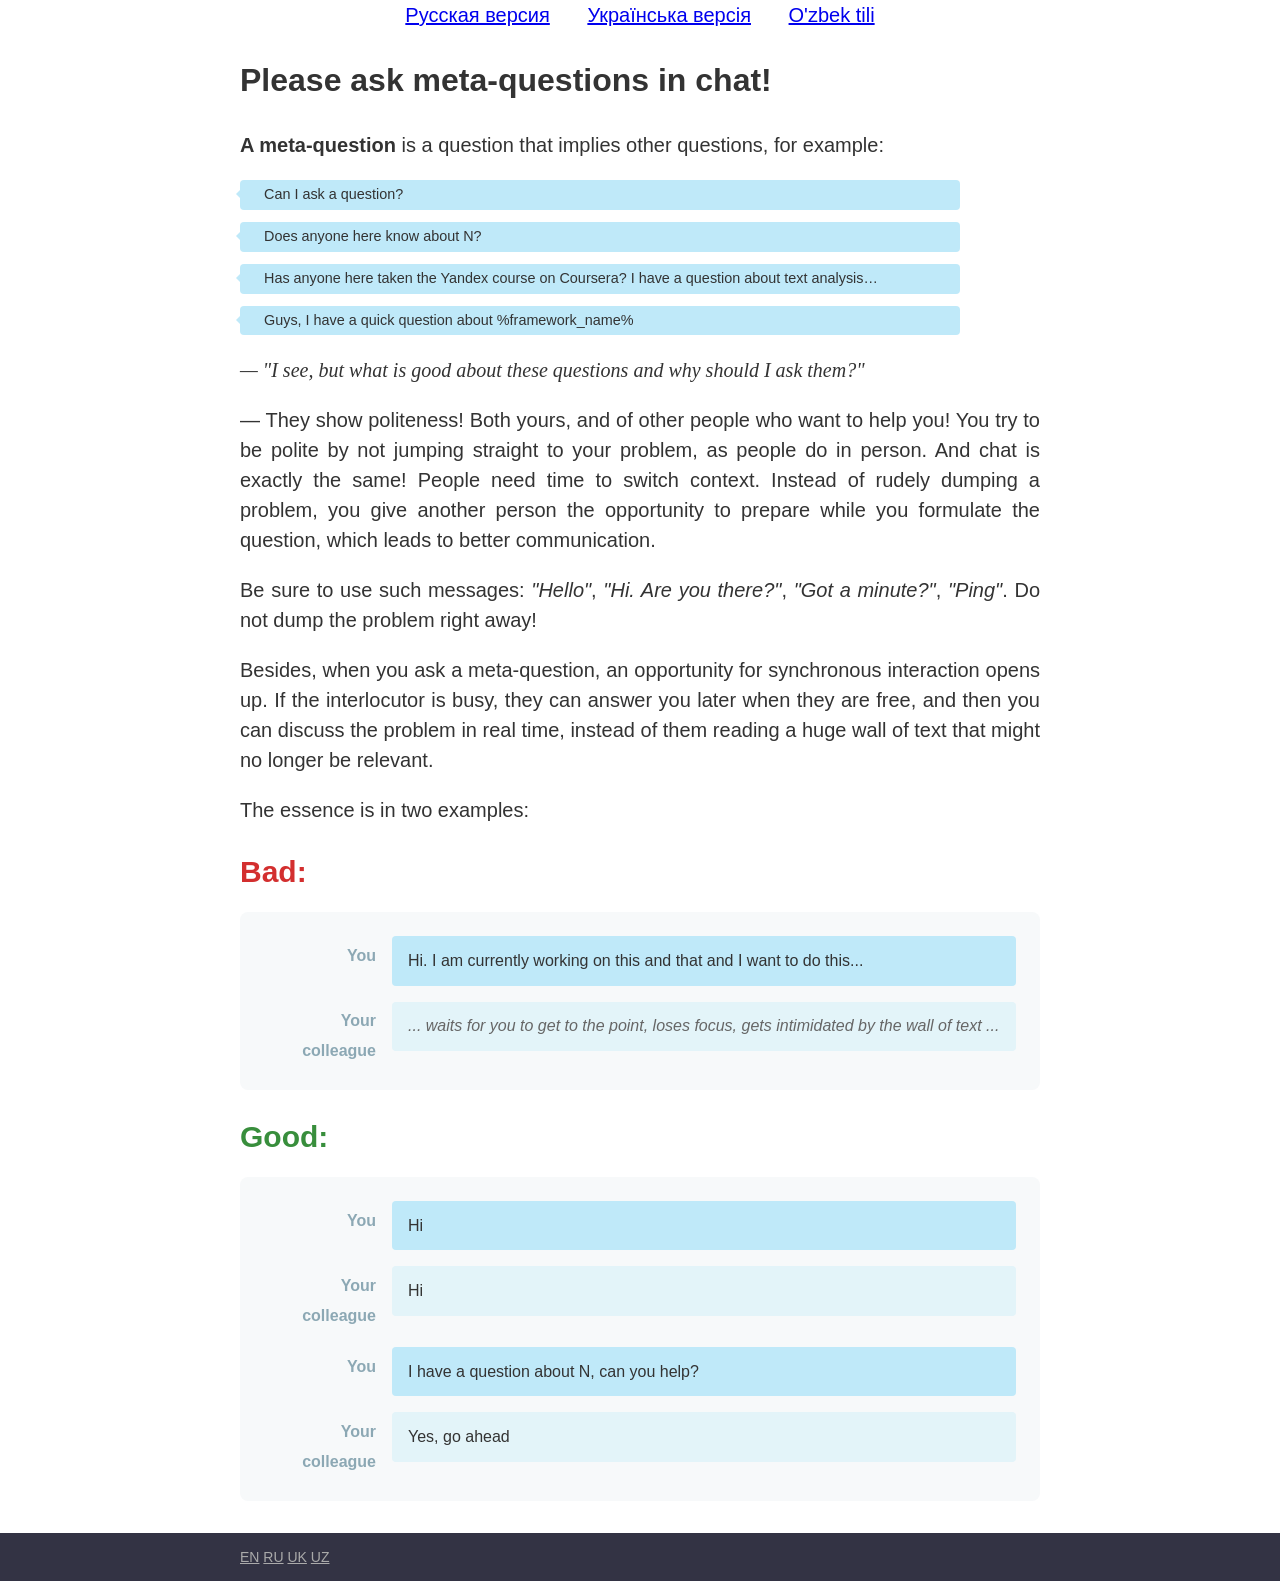
<file: index.html>
<!DOCTYPE html>
<html lang="en">
<head>
    <meta http-equiv="Content-Type" content="text/html; charset=UTF-8">
    <title>yesmeta</title>
    <meta name="viewport" content="width=device-width, initial-scale=1">
    <link rel="stylesheet" href="style.css">
</head>
<body>
    <article>
        <div class="internationalisation">
            <a href="/ru">Русская версия</a>
            <a href="/uk">Українська версія</a>
            <a href="/uz">O'zbek tili</a>
        </div>
        <h1>Please ask meta-questions in chat!</h1>

        <p><b>A meta-question</b> is a question that implies other questions, for example:</p>

        <div class="dialog-line -you">
            <div class="content">Can I ask a question?</div>
        </div>
        <div class="dialog-line -you">
            <div class="content">Does anyone here know about N?</div>
        </div>
        <div class="dialog-line -you">
            <div class="content">Has anyone here taken the Yandex course on Coursera? I have a question about text analysis…</div>
        </div>
        <div class="dialog-line -you">
            <div class="content">Guys, I have a quick question about %framework_name%</div>
        </div>

        <p class="quote"> — "I see, but what is good about these questions and why should I ask them?"</p>

        <p>— They show politeness! Both yours, and of other people who want to help you! You try to be polite by not jumping straight to your problem, as people do in person. And chat is exactly the same! People need time to switch context. Instead of rudely dumping a problem, you give another person the opportunity to prepare while you formulate the question, which leads to better communication.</p>

        <p>Be sure to use such messages: <i>"Hello"</i>, <i>"Hi. Are you there?"</i>, <i>"Got a minute?"</i>, <i>"Ping"</i>. Do not dump the problem right away!</p>

        <p>Besides, when you ask a meta-question, an opportunity for synchronous interaction opens up. If the interlocutor is busy, they can answer you later when they are free, and then you can discuss the problem in real time, instead of them reading a huge wall of text that might no longer be relevant.</p>

        <p>The essence is in two examples:</p>

        <h2 style="color: #d32f2f; margin-top: 2rem;">Bad:</h2>
        <div style="background: #f7f9fa; padding: 1.5rem; border-radius: 0.5rem; margin-bottom: 2rem; font-family: sans-serif; font-size: 1rem;">
            <div style="display: flex; gap: 1rem; align-items: flex-start; margin-bottom: 1rem;">
                <div style="width: 7rem; text-align: right; font-weight: 700; color: #8ca8b4; padding-top: 0.3rem;">You</div>
                <div style="background: #bfe9f9; padding: 0.6rem 1rem; border-radius: 0.25rem; flex-grow: 1; position: relative;">
                    Hi. I am currently working on this and that and I want to do this...
                </div>
            </div>
            <div style="display: flex; gap: 1rem; align-items: flex-start;">
                <div style="width: 7rem; text-align: right; font-weight: 700; color: #8ca8b4; padding-top: 0.3rem;">Your colleague</div>
                <div style="background: #e3f4f9; padding: 0.6rem 1rem; border-radius: 0.25rem; flex-grow: 1; position: relative; color: #666;">
                    <i>... waits for you to get to the point, loses focus, gets intimidated by the wall of text ...</i>
                </div>
            </div>
        </div>

        <h2 style="color: #388e3c;">Good:</h2>
        <div style="background: #f7f9fa; padding: 1.5rem; border-radius: 0.5rem; margin-bottom: 2rem; font-family: sans-serif; font-size: 1rem;">
            <div style="display: flex; gap: 1rem; align-items: flex-start; margin-bottom: 1rem;">
                <div style="width: 7rem; text-align: right; font-weight: 700; color: #8ca8b4; padding-top: 0.3rem;">You</div>
                <div style="background: #bfe9f9; padding: 0.6rem 1rem; border-radius: 0.25rem; flex-grow: 1; position: relative;">
                    Hi
                </div>
            </div>
            <div style="display: flex; gap: 1rem; align-items: flex-start; margin-bottom: 1rem;">
                <div style="width: 7rem; text-align: right; font-weight: 700; color: #8ca8b4; padding-top: 0.3rem;">Your colleague</div>
                <div style="background: #e3f4f9; padding: 0.6rem 1rem; border-radius: 0.25rem; flex-grow: 1; position: relative;">
                    Hi
                </div>
            </div>
            <div style="display: flex; gap: 1rem; align-items: flex-start; margin-bottom: 1rem;">
                <div style="width: 7rem; text-align: right; font-weight: 700; color: #8ca8b4; padding-top: 0.3rem;">You</div>
                <div style="background: #bfe9f9; padding: 0.6rem 1rem; border-radius: 0.25rem; flex-grow: 1; position: relative;">
                    I have a question about N, can you help?
                </div>
            </div>
            <div style="display: flex; gap: 1rem; align-items: flex-start;">
                <div style="width: 7rem; text-align: right; font-weight: 700; color: #8ca8b4; padding-top: 0.3rem;">Your colleague</div>
                <div style="background: #e3f4f9; padding: 0.6rem 1rem; border-radius: 0.25rem; flex-grow: 1; position: relative;">
                    Yes, go ahead
                </div>
            </div>
        </div>
    </article>
    <footer>
        <div class="row">
            <a href="/">EN</a>
            <a href="/ru">RU</a>
            <a href="/uk">UK</a>
            <a href="/uz">UZ</a>
        </div>
    </footer>
</body>
</html>
</file>
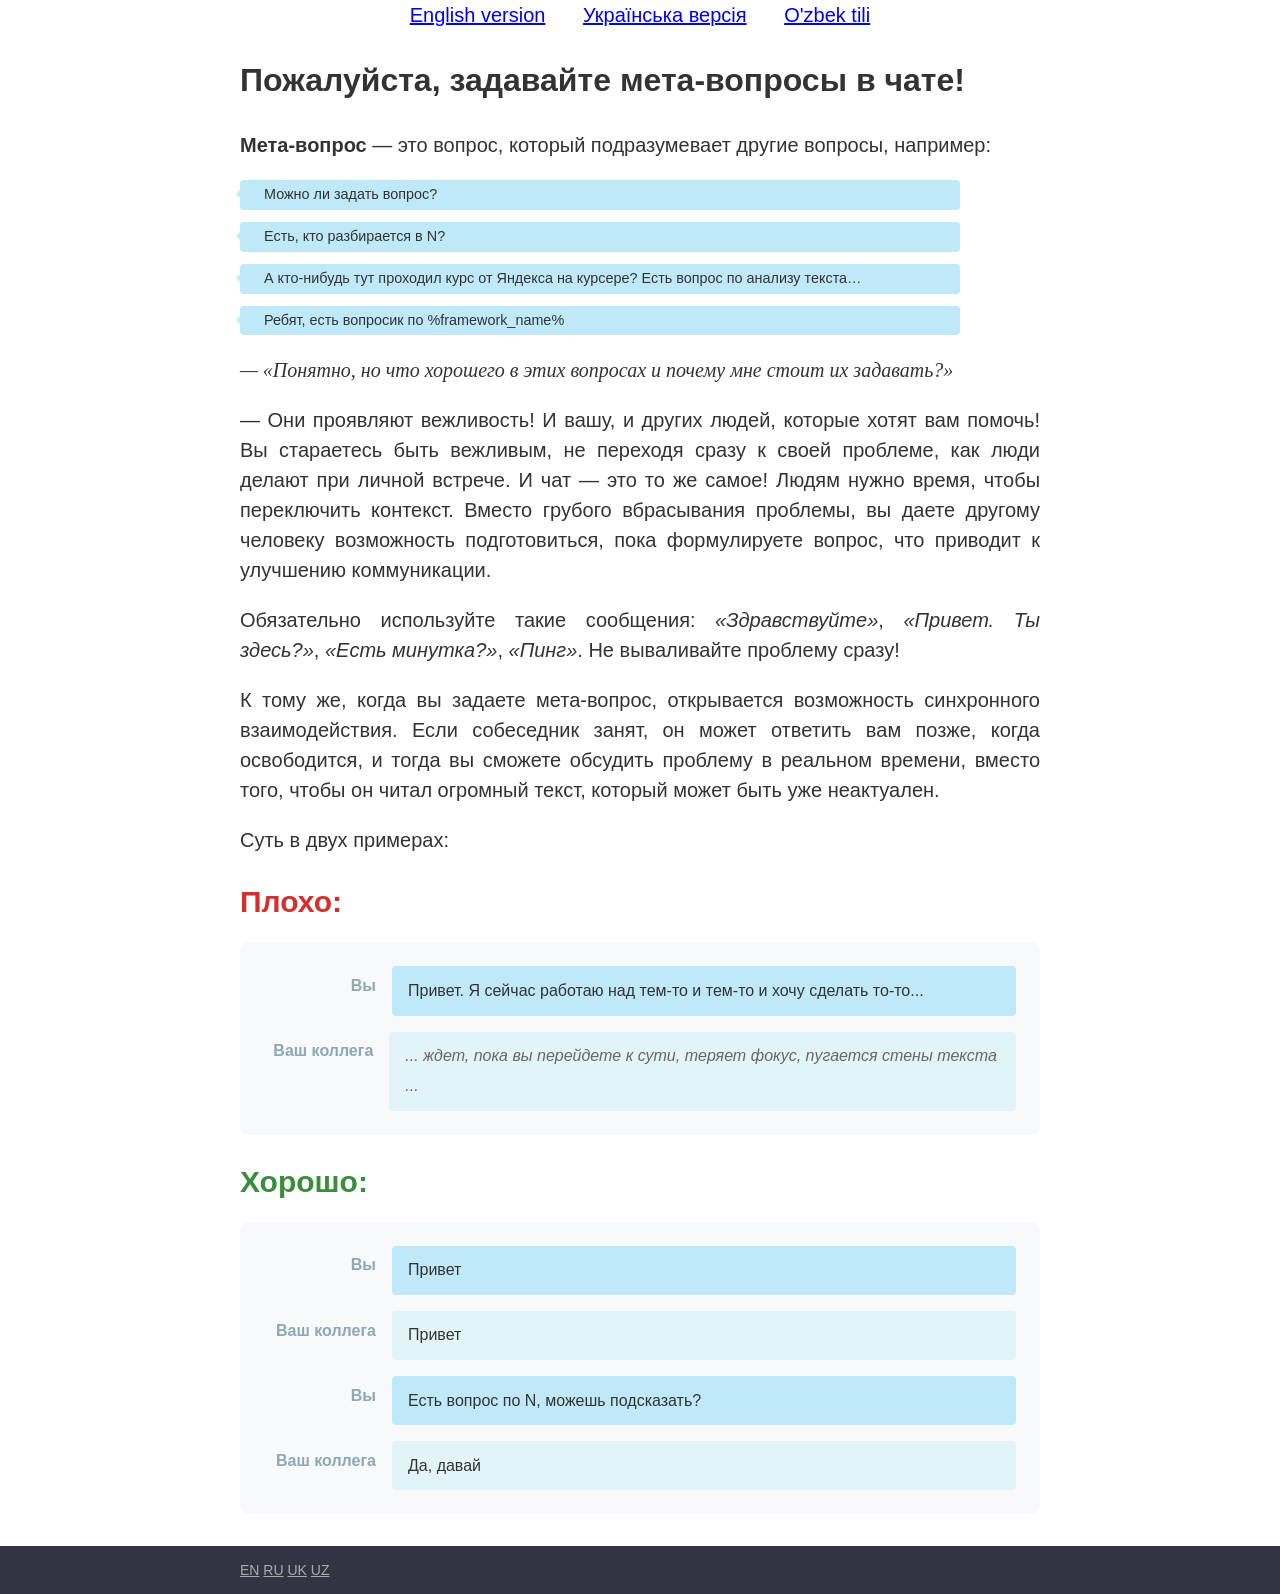
<file: ru.html>
<!DOCTYPE html>
<!-- saved from url=(0026)https://yesmeta.xyz/ru.html -->
<html lang="ru">

<head>
    <meta http-equiv="Content-Type" content="text/html; charset=UTF-8">
    <title>yesmeta</title>
    <meta name="viewport" content="width=device-width, initial-scale=1">
    <link rel="stylesheet" href="style.css">
</head>

<body>
    <article>
        <div class="internationalisation">
            <a href="/">English version</a>
            <a href="/uk">Українська версія</a>
            <a href="/uz">O'zbek tili</a>
        </div>
        <h1>Пожалуйста, задавайте мета-вопросы в чате!</h1>

        <p><b>Мета-вопрос</b>&nbsp;— это вопрос, который подразумевает другие вопросы, например:</p>

        <div class="dialog-line -you">
            <div class="content">
                Можно ли задать вопрос?
            </div>
        </div>

        <div class="dialog-line -you">
            <div class="content">
                Есть, кто разбирается в N?
            </div>
        </div>

        <div class="dialog-line -you">
            <div class="content">
                А кто-нибудь тут проходил курс от Яндекса на курсере? Есть вопрос по анализу текста…
            </div>
        </div>

        <div class="dialog-line -you">
            <div class="content">
                Ребят, есть вопросик по %framework_name%
            </div>
        </div>

        <p class="quote"> — «Понятно, но что хорошего в этих вопросах и почему мне стоит их задавать?»</p>

        <p>— Они проявляют вежливость! И вашу, и других людей, которые хотят вам помочь! Вы стараетесь быть вежливым, не
            переходя сразу к своей проблеме, как люди делают при личной встрече. И чат — это то же самое! Людям нужно
            время, чтобы переключить контекст. Вместо грубого вбрасывания проблемы, вы даете другому человеку
            возможность подготовиться, пока формулируете вопрос, что приводит к улучшению коммуникации.</p>

        <p>Обязательно используйте такие сообщения: <i>«Здравствуйте»</i>, <i>«Привет. Ты здесь?»</i>, <i>«Есть
                минутка?»</i>, <i>«Пинг»</i>. Не вываливайте проблему сразу!</p>

        <p>К тому же, когда вы задаете мета-вопрос, открывается возможность синхронного взаимодействия. Если собеседник
            занят, он может ответить вам позже, когда освободится, и тогда вы сможете обсудить проблему в реальном
            времени, вместо того, чтобы он читал огромный текст, который может быть уже неактуален.</p>

        <p>Суть в двух примерах:</p>

        <h2 style="color: #d32f2f; margin-top: 2rem;">Плохо:</h2>
        <div
            style="background: #f7f9fa; padding: 1.5rem; border-radius: 0.5rem; margin-bottom: 2rem; font-family: sans-serif; font-size: 1rem;">
            <div style="display: flex; gap: 1rem; align-items: flex-start; margin-bottom: 1rem;">
                <div style="width: 7rem; text-align: right; font-weight: 700; color: #8ca8b4; padding-top: 0.3rem;">Вы
                </div>
                <div
                    style="background: #bfe9f9; padding: 0.6rem 1rem; border-radius: 0.25rem; flex-grow: 1; position: relative;">
                    Привет. Я сейчас работаю над тем-то и тем-то и хочу сделать то-то...
                </div>
            </div>
            <div style="display: flex; gap: 1rem; align-items: flex-start;">
                <div style="width: 7rem; text-align: right; font-weight: 700; color: #8ca8b4; padding-top: 0.3rem;">Ваш
                    коллега</div>
                <div
                    style="background: #e3f4f9; padding: 0.6rem 1rem; border-radius: 0.25rem; flex-grow: 1; position: relative; color: #666;">
                    <i>... ждет, пока вы перейдете к сути, теряет фокус, пугается стены текста ...</i>
                </div>
            </div>
        </div>

        <h2 style="color: #388e3c;">Хорошо:</h2>
        <div
            style="background: #f7f9fa; padding: 1.5rem; border-radius: 0.5rem; margin-bottom: 2rem; font-family: sans-serif; font-size: 1rem;">
            <div style="display: flex; gap: 1rem; align-items: flex-start; margin-bottom: 1rem;">
                <div style="width: 7rem; text-align: right; font-weight: 700; color: #8ca8b4; padding-top: 0.3rem;">Вы
                </div>
                <div
                    style="background: #bfe9f9; padding: 0.6rem 1rem; border-radius: 0.25rem; flex-grow: 1; position: relative;">
                    Привет
                </div>
            </div>
            <div style="display: flex; gap: 1rem; align-items: flex-start; margin-bottom: 1rem;">
                <div style="width: 7rem; text-align: right; font-weight: 700; color: #8ca8b4; padding-top: 0.3rem;">Ваш
                    коллега</div>
                <div
                    style="background: #e3f4f9; padding: 0.6rem 1rem; border-radius: 0.25rem; flex-grow: 1; position: relative;">
                    Привет
                </div>
            </div>
            <div style="display: flex; gap: 1rem; align-items: flex-start; margin-bottom: 1rem;">
                <div style="width: 7rem; text-align: right; font-weight: 700; color: #8ca8b4; padding-top: 0.3rem;">Вы
                </div>
                <div
                    style="background: #bfe9f9; padding: 0.6rem 1rem; border-radius: 0.25rem; flex-grow: 1; position: relative;">
                    Есть вопрос по N, можешь подсказать?
                </div>
            </div>
            <div style="display: flex; gap: 1rem; align-items: flex-start;">
                <div style="width: 7rem; text-align: right; font-weight: 700; color: #8ca8b4; padding-top: 0.3rem;">Ваш
                    коллега</div>
                <div
                    style="background: #e3f4f9; padding: 0.6rem 1rem; border-radius: 0.25rem; flex-grow: 1; position: relative;">
                    Да, давай
                </div>
            </div>
        </div>

    </article>

    <footer>

        <div class="row">
            <a href="/">EN</a>
            <a href="/ru">RU</a>
            <a href="/uk">UK</a>
            <a href="/uz">UZ</a>
        </div>

    </footer>

</body>

</html>
</file>
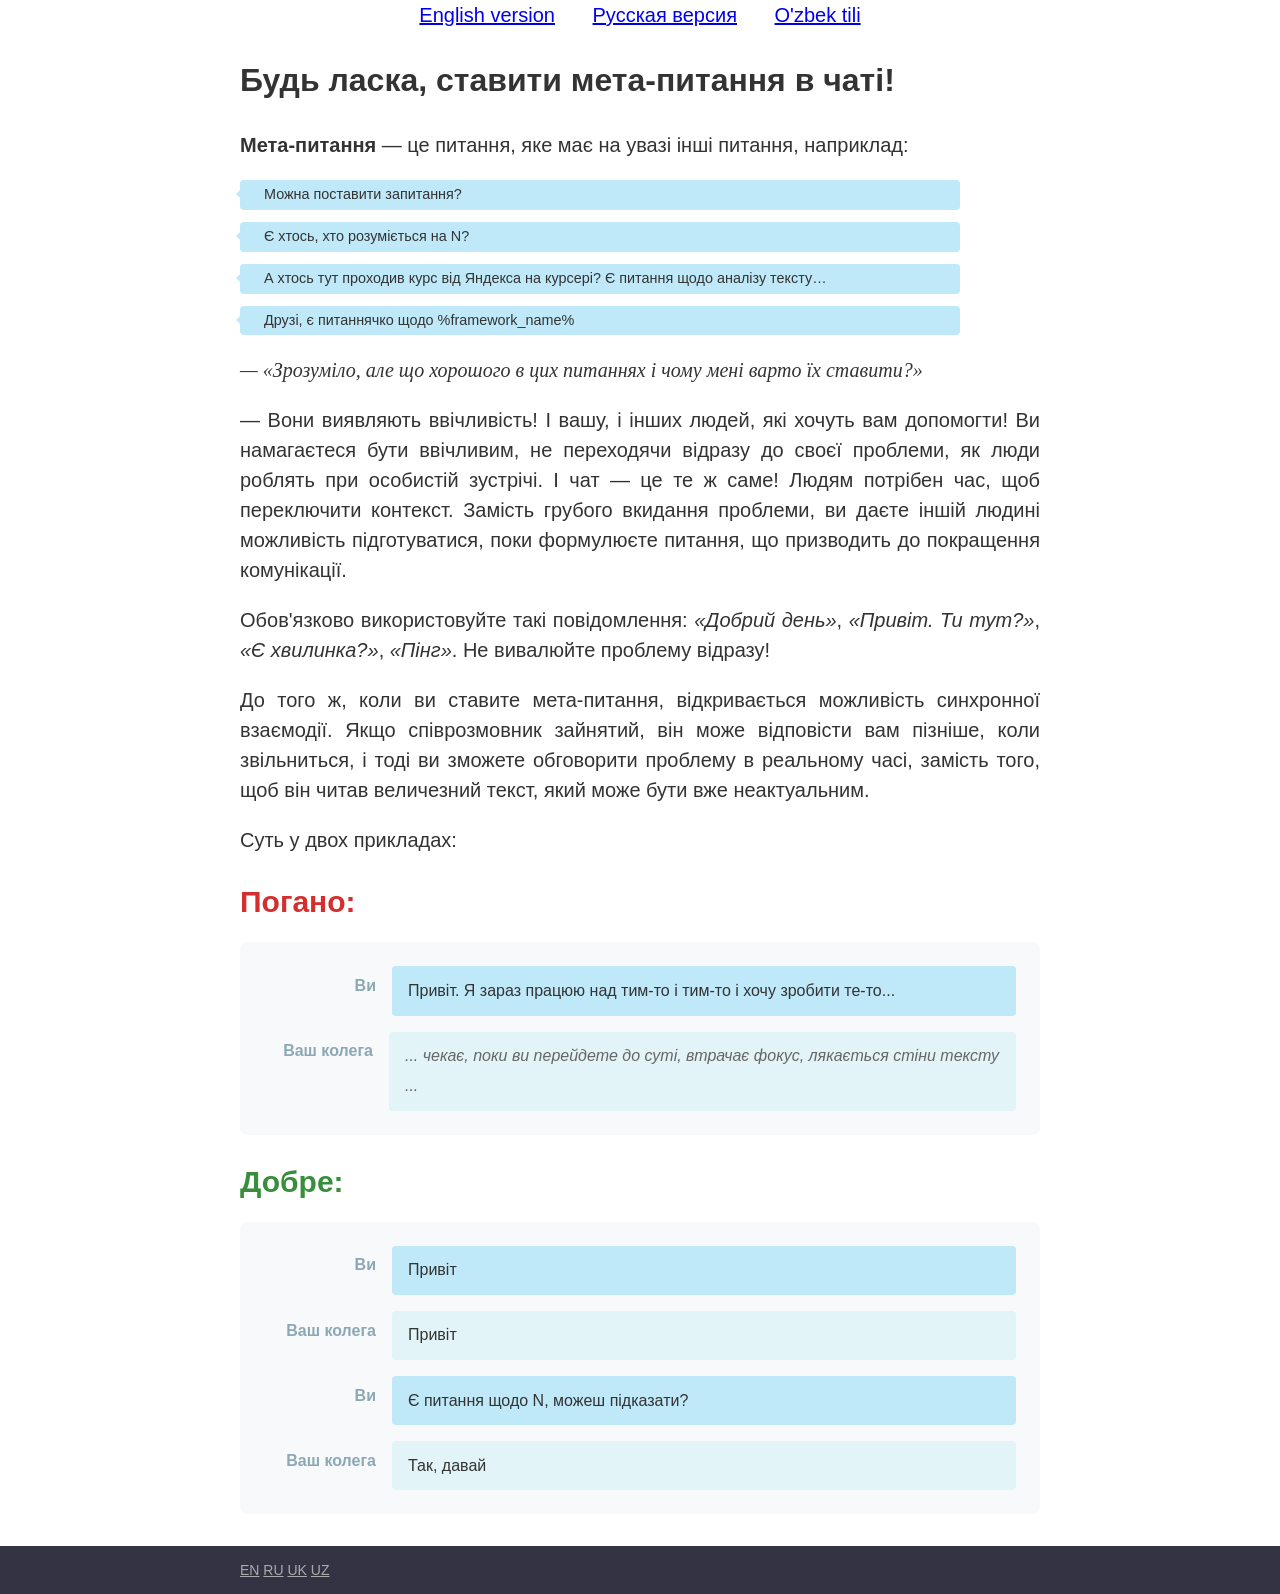
<file: uk.html>
<!DOCTYPE html>
<html lang="uk">

<head>
    <meta http-equiv="Content-Type" content="text/html; charset=UTF-8">
    <title>yesmeta</title>
    <meta name="viewport" content="width=device-width, initial-scale=1">
    <link rel="stylesheet" href="style.css">
</head>

<body>
    <article>
        <div class="internationalisation">
            <a href="/">English version</a>
            <a href="/ru">Русская версия</a>
            <a href="/uz">O'zbek tili</a>
        </div>
        <h1>Будь ласка, ставити мета-питання в чаті!</h1>

        <p><b>Мета-питання</b>&nbsp;— це питання, яке має на увазі інші питання, наприклад:</p>

        <div class="dialog-line -you">
            <div class="content">Можна поставити запитання?</div>
        </div>
        <div class="dialog-line -you">
            <div class="content">Є хтось, хто розуміється на N?</div>
        </div>
        <div class="dialog-line -you">
            <div class="content">А хтось тут проходив курс від Яндекса на курсері? Є питання щодо аналізу тексту…</div>
        </div>
        <div class="dialog-line -you">
            <div class="content">Друзі, є питаннячко щодо %framework_name%</div>
        </div>

        <p class="quote"> — «Зрозуміло, але що хорошого в цих питаннях і чому мені варто їх ставити?»</p>

        <p>— Вони виявляють ввічливість! І вашу, і інших людей, які хочуть вам допомогти! Ви намагаєтеся бути ввічливим,
            не переходячи відразу до своєї проблеми, як люди роблять при особистій зустрічі. І чат — це те ж саме! Людям
            потрібен час, щоб переключити контекст. Замість грубого вкидання проблеми, ви даєте іншій людині можливість
            підготуватися, поки формулюєте питання, що призводить до покращення комунікації.</p>

        <p>Обов'язково використовуйте такі повідомлення: <i>«Добрий день»</i>, <i>«Привіт. Ти тут?»</i>, <i>«Є
                хвилинка?»</i>, <i>«Пінг»</i>. Не вивалюйте проблему відразу!</p>

        <p>До того ж, коли ви ставите мета-питання, відкривається можливість синхронної взаємодії. Якщо співрозмовник
            зайнятий, він може відповісти вам пізніше, коли звільниться, і тоді ви зможете обговорити проблему в
            реальному часі, замість того, щоб він читав величезний текст, який може бути вже неактуальним.</p>

        <p>Суть у двох прикладах:</p>

        <h2 style="color: #d32f2f; margin-top: 2rem;">Погано:</h2>
        <div
            style="background: #f7f9fa; padding: 1.5rem; border-radius: 0.5rem; margin-bottom: 2rem; font-family: sans-serif; font-size: 1rem;">
            <div style="display: flex; gap: 1rem; align-items: flex-start; margin-bottom: 1rem;">
                <div style="width: 7rem; text-align: right; font-weight: 700; color: #8ca8b4; padding-top: 0.3rem;">Ви
                </div>
                <div
                    style="background: #bfe9f9; padding: 0.6rem 1rem; border-radius: 0.25rem; flex-grow: 1; position: relative;">
                    Привіт. Я зараз працюю над тим-то і тим-то і хочу зробити те-то...
                </div>
            </div>
            <div style="display: flex; gap: 1rem; align-items: flex-start;">
                <div style="width: 7rem; text-align: right; font-weight: 700; color: #8ca8b4; padding-top: 0.3rem;">Ваш
                    колега</div>
                <div
                    style="background: #e3f4f9; padding: 0.6rem 1rem; border-radius: 0.25rem; flex-grow: 1; position: relative; color: #666;">
                    <i>... чекає, поки ви перейдете до суті, втрачає фокус, лякається стіни тексту ...</i>
                </div>
            </div>
        </div>

        <h2 style="color: #388e3c;">Добре:</h2>
        <div
            style="background: #f7f9fa; padding: 1.5rem; border-radius: 0.5rem; margin-bottom: 2rem; font-family: sans-serif; font-size: 1rem;">
            <div style="display: flex; gap: 1rem; align-items: flex-start; margin-bottom: 1rem;">
                <div style="width: 7rem; text-align: right; font-weight: 700; color: #8ca8b4; padding-top: 0.3rem;">Ви
                </div>
                <div
                    style="background: #bfe9f9; padding: 0.6rem 1rem; border-radius: 0.25rem; flex-grow: 1; position: relative;">
                    Привіт
                </div>
            </div>
            <div style="display: flex; gap: 1rem; align-items: flex-start; margin-bottom: 1rem;">
                <div style="width: 7rem; text-align: right; font-weight: 700; color: #8ca8b4; padding-top: 0.3rem;">Ваш
                    колега</div>
                <div
                    style="background: #e3f4f9; padding: 0.6rem 1rem; border-radius: 0.25rem; flex-grow: 1; position: relative;">
                    Привіт
                </div>
            </div>
            <div style="display: flex; gap: 1rem; align-items: flex-start; margin-bottom: 1rem;">
                <div style="width: 7rem; text-align: right; font-weight: 700; color: #8ca8b4; padding-top: 0.3rem;">Ви
                </div>
                <div
                    style="background: #bfe9f9; padding: 0.6rem 1rem; border-radius: 0.25rem; flex-grow: 1; position: relative;">
                    Є питання щодо N, можеш підказати?
                </div>
            </div>
            <div style="display: flex; gap: 1rem; align-items: flex-start;">
                <div style="width: 7rem; text-align: right; font-weight: 700; color: #8ca8b4; padding-top: 0.3rem;">Ваш
                    колега</div>
                <div
                    style="background: #e3f4f9; padding: 0.6rem 1rem; border-radius: 0.25rem; flex-grow: 1; position: relative;">
                    Так, давай
                </div>
            </div>
        </div>
    </article>
    <footer>
        <div class="row">
            <a href="/">EN</a>
            <a href="/ru">RU</a>
            <a href="/uk">UK</a>
            <a href="/uz">UZ</a>
        </div>
    </footer>
</body>

</html>
</file>
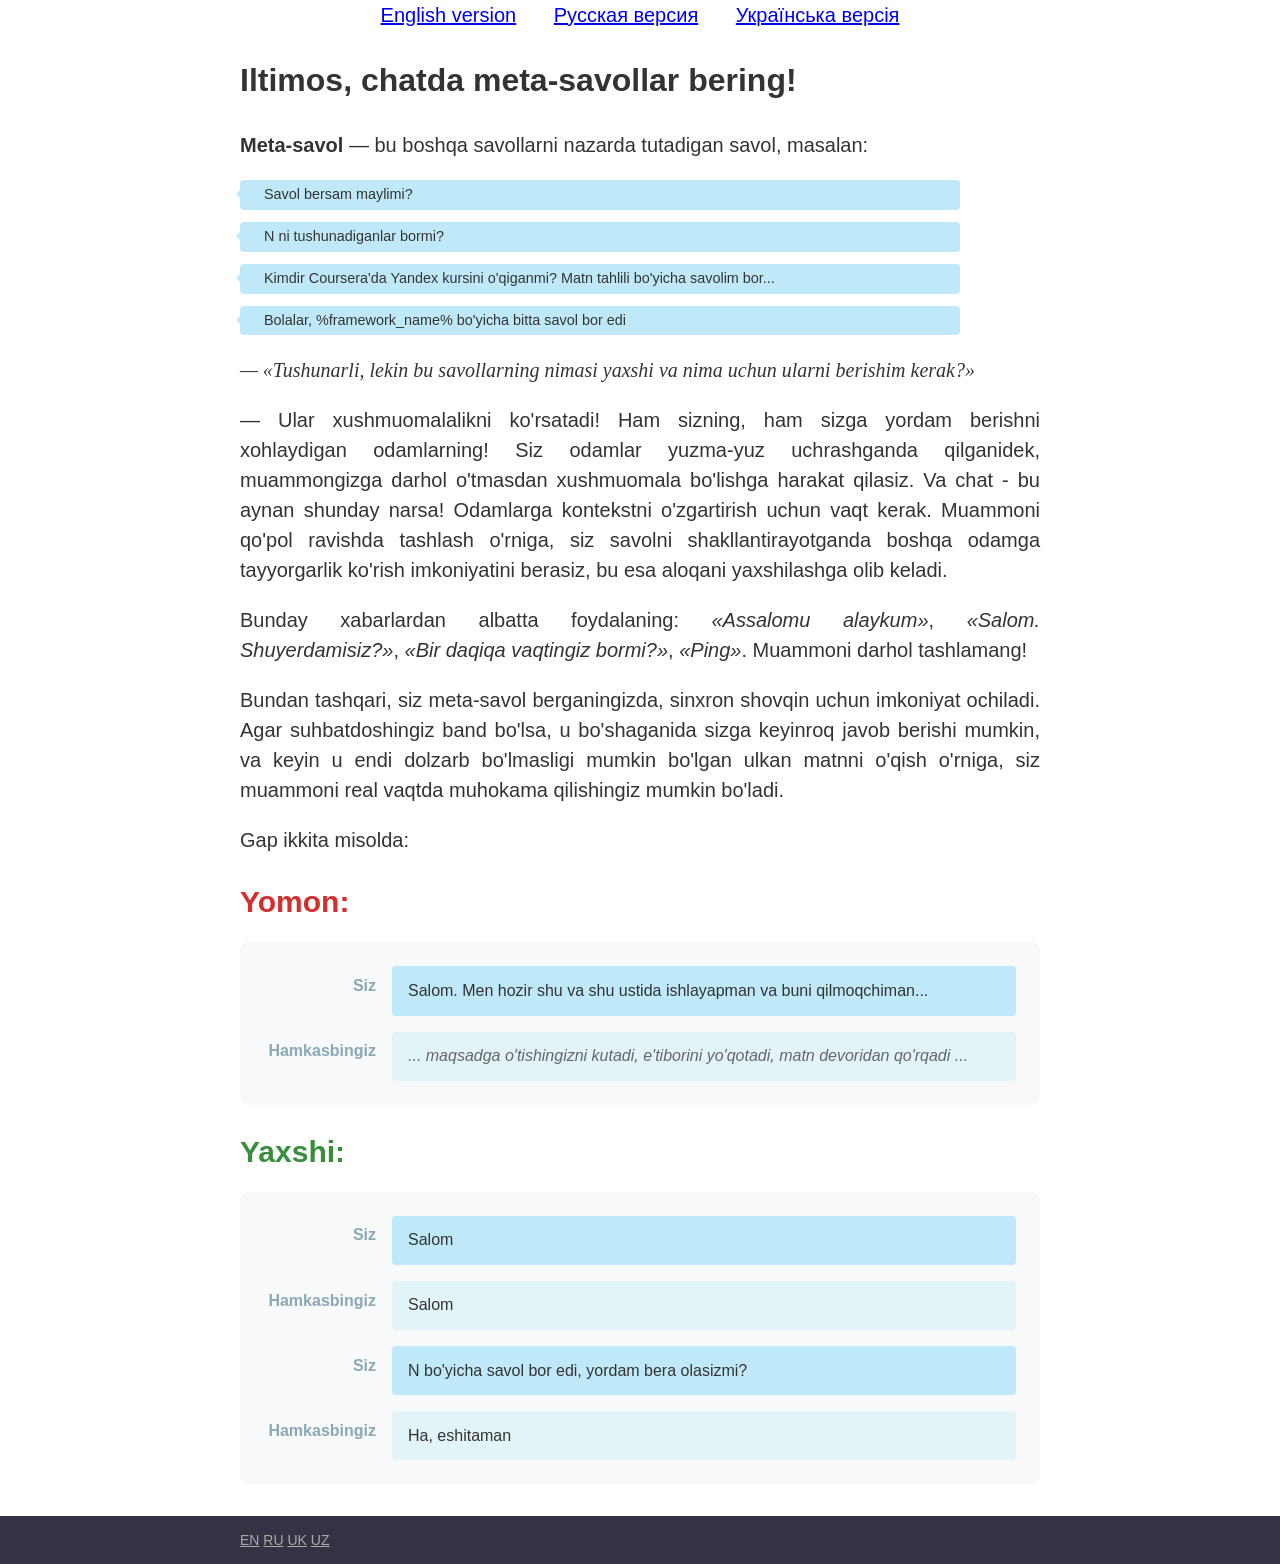
<file: uz.html>
<!DOCTYPE html>
<html lang="uz">

<head>
    <meta http-equiv="Content-Type" content="text/html; charset=UTF-8">
    <title>yesmeta</title>
    <meta name="viewport" content="width=device-width, initial-scale=1">
    <link rel="stylesheet" href="style.css">
</head>

<body>
    <article>
        <div class="internationalisation">
            <a href="/">English version</a>
            <a href="/ru">Русская версия</a>
            <a href="/uk">Українська версія</a>
        </div>
        <h1>Iltimos, chatda meta-savollar bering!</h1>

        <p><b>Meta-savol</b>&nbsp;— bu boshqa savollarni nazarda tutadigan savol, masalan:</p>

        <div class="dialog-line -you">
            <div class="content">Savol bersam maylimi?</div>
        </div>
        <div class="dialog-line -you">
            <div class="content">N ni tushunadiganlar bormi?</div>
        </div>
        <div class="dialog-line -you">
            <div class="content">Kimdir Coursera'da Yandex kursini o'qiganmi? Matn tahlili bo'yicha savolim bor...</div>
        </div>
        <div class="dialog-line -you">
            <div class="content">Bolalar, %framework_name% bo'yicha bitta savol bor edi</div>
        </div>

        <p class="quote"> — «Tushunarli, lekin bu savollarning nimasi yaxshi va nima uchun ularni berishim kerak?»</p>

        <p>— Ular xushmuomalalikni ko'rsatadi! Ham sizning, ham sizga yordam berishni xohlaydigan odamlarning! Siz
            odamlar yuzma-yuz uchrashganda qilganidek, muammongizga darhol o'tmasdan xushmuomala bo'lishga harakat
            qilasiz. Va chat - bu aynan shunday narsa! Odamlarga kontekstni o'zgartirish uchun vaqt kerak. Muammoni
            qo'pol ravishda tashlash o'rniga, siz savolni shakllantirayotganda boshqa odamga tayyorgarlik ko'rish
            imkoniyatini berasiz, bu esa aloqani yaxshilashga olib keladi.</p>

        <p>Bunday xabarlardan albatta foydalaning: <i>«Assalomu alaykum»</i>, <i>«Salom. Shuyerdamisiz?»</i>, <i>«Bir
                daqiqa vaqtingiz bormi?»</i>, <i>«Ping»</i>. Muammoni darhol tashlamang!</p>

        <p>Bundan tashqari, siz meta-savol berganingizda, sinxron shovqin uchun imkoniyat ochiladi. Agar suhbatdoshingiz
            band bo'lsa, u bo'shaganida sizga keyinroq javob berishi mumkin, va keyin u endi dolzarb bo'lmasligi mumkin
            bo'lgan ulkan matnni o'qish o'rniga, siz muammoni real vaqtda muhokama qilishingiz mumkin bo'ladi.</p>

        <p>Gap ikkita misolda:</p>

        <h2 style="color: #d32f2f; margin-top: 2rem;">Yomon:</h2>
        <div
            style="background: #f7f9fa; padding: 1.5rem; border-radius: 0.5rem; margin-bottom: 2rem; font-family: sans-serif; font-size: 1rem;">
            <div style="display: flex; gap: 1rem; align-items: flex-start; margin-bottom: 1rem;">
                <div style="width: 7rem; text-align: right; font-weight: 700; color: #8ca8b4; padding-top: 0.3rem;">Siz
                </div>
                <div
                    style="background: #bfe9f9; padding: 0.6rem 1rem; border-radius: 0.25rem; flex-grow: 1; position: relative;">
                    Salom. Men hozir shu va shu ustida ishlayapman va buni qilmoqchiman...
                </div>
            </div>
            <div style="display: flex; gap: 1rem; align-items: flex-start;">
                <div style="width: 7rem; text-align: right; font-weight: 700; color: #8ca8b4; padding-top: 0.3rem;">
                    Hamkasbingiz</div>
                <div
                    style="background: #e3f4f9; padding: 0.6rem 1rem; border-radius: 0.25rem; flex-grow: 1; position: relative; color: #666;">
                    <i>... maqsadga o'tishingizni kutadi, e'tiborini yo'qotadi, matn devoridan qo'rqadi ...</i>
                </div>
            </div>
        </div>

        <h2 style="color: #388e3c;">Yaxshi:</h2>
        <div
            style="background: #f7f9fa; padding: 1.5rem; border-radius: 0.5rem; margin-bottom: 2rem; font-family: sans-serif; font-size: 1rem;">
            <div style="display: flex; gap: 1rem; align-items: flex-start; margin-bottom: 1rem;">
                <div style="width: 7rem; text-align: right; font-weight: 700; color: #8ca8b4; padding-top: 0.3rem;">Siz
                </div>
                <div
                    style="background: #bfe9f9; padding: 0.6rem 1rem; border-radius: 0.25rem; flex-grow: 1; position: relative;">
                    Salom
                </div>
            </div>
            <div style="display: flex; gap: 1rem; align-items: flex-start; margin-bottom: 1rem;">
                <div style="width: 7rem; text-align: right; font-weight: 700; color: #8ca8b4; padding-top: 0.3rem;">
                    Hamkasbingiz</div>
                <div
                    style="background: #e3f4f9; padding: 0.6rem 1rem; border-radius: 0.25rem; flex-grow: 1; position: relative;">
                    Salom
                </div>
            </div>
            <div style="display: flex; gap: 1rem; align-items: flex-start; margin-bottom: 1rem;">
                <div style="width: 7rem; text-align: right; font-weight: 700; color: #8ca8b4; padding-top: 0.3rem;">Siz
                </div>
                <div
                    style="background: #bfe9f9; padding: 0.6rem 1rem; border-radius: 0.25rem; flex-grow: 1; position: relative;">
                    N bo'yicha savol bor edi, yordam bera olasizmi?
                </div>
            </div>
            <div style="display: flex; gap: 1rem; align-items: flex-start;">
                <div style="width: 7rem; text-align: right; font-weight: 700; color: #8ca8b4; padding-top: 0.3rem;">
                    Hamkasbingiz</div>
                <div
                    style="background: #e3f4f9; padding: 0.6rem 1rem; border-radius: 0.25rem; flex-grow: 1; position: relative;">
                    Ha, eshitaman
                </div>
            </div>
        </div>
    </article>
    <footer>
        <div class="row">
            <a href="/">EN</a>
            <a href="/ru">RU</a>
            <a href="/uk">UK</a>
            <a href="/uz">UZ</a>
        </div>
    </footer>
</body>

</html>
</file>
<file: style.css>
html {
    font-size: 16px;
    color: #333;
    font-family: sans-serif;
}

body {
    margin: 0;
}

h1 {
    margin: 2rem 0;
    font-size: 2rem;
    line-height: 1.125em;
}

article {
    width: 50rem;
    margin: 0 auto 1rem auto;
    font-size: 1.25rem;
    line-height: 1.5em;
}

.internationalisation {
    width: 75%;
    margin: 0 auto;
    text-align: center;
}

.internationalisation>a {
    margin-left: 2rem;
}

.internationalisation>a:first-of-type {
    margin-left: 0;
}

article>p {
    text-align: justify;
}

.quote {
    font-family: Times, serif;
    font-style: italic;
}

img {
    max-width: 100%;
    height: auto;
    width: auto\9;
}

footer {
    background: #334;
    padding: 1rem 0;
    font-size: 0.875rem;
}

footer .row {
    width: 50rem;
    margin: 0 auto;
    color: #ccc;
}

footer a {
    color: #aaa;
}

@media (max-width: 768px) {
    h1 {
        font-size: 1.5rem;
        text-align: center;
    }

    article {
        font-size: 1.125rem;
    }

    article,
    footer .row {
        width: 100%;
        box-sizing: border-box;
        padding: 0 0.75rem;
    }
}

#octicon-icon {
    height: 1.25rem;
    width: 1.25rem;
    padding: 0 0.25rem 0 0.5rem;
    fill: #aaa;
    vertical-align: bottom;
}

.dialog-line {
    font-size: 0.9rem;
    line-height: 1.325em;
    margin-bottom: 0.75rem;
}

.dialog-line:last-child {
    margin-bottom: 0;
}

.dialog-line .name {
    width: 7rem;
    float: left;
    padding-top: 0.325rem;
    font-weight: 700;
    line-height: 1.1rem;
    color: #8ca8b4;
    text-align: right;
}

.dialog-line .content {
    position: relative;
    padding: 0.337rem 1.5rem;
    margin: 0 5rem 0 0;
    border-radius: 0.25rem;
}

.dialog-line .content::before {
    position: absolute;
    display: block;
    content: '';
    left: -0.25rem;
    top: 0.625rem;
    width: 0;
    height: 0;
    border-top: 0.25rem solid transparent;
    border-bottom: 0.25rem solid transparent;

    border-right: 0.25rem solid;
}

.dialog-line.-you .content {
    background: #bfe9f9;
}

.dialog-line.-you .content::before {
    border-right-color: #bfe9f9;
}

@media (max-width: 414px) {
    .dialog-line {
        margin-bottom: 1rem;
    }

    .dialog-line .name {
        width: auto;
        float: none;
        text-align: left;
        padding-top: 0;
    }

    .dialog-line .content {
        margin-left: 0;
        margin-right: 0;
    }

    .dialog-line .content::before {
        display: none;
    }

    .dialog-line .time {
        right: 0;
        top: -1rem;
    }

    .dialog-comment {
        margin-bottom: 0.75rem;
        text-align: left;
    }
}
</file>
